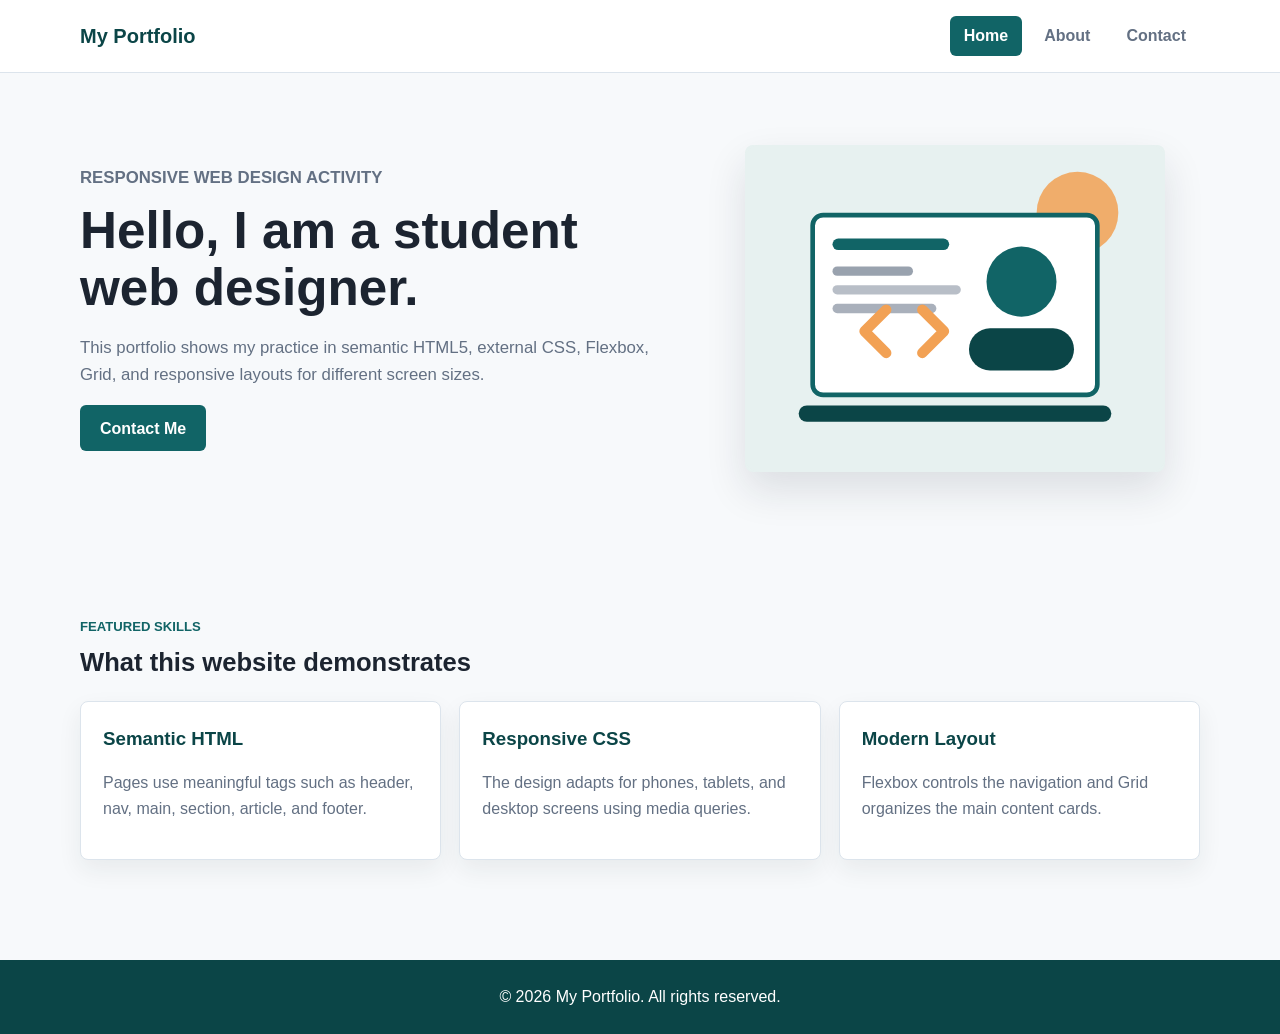
<file: index.html>
﻿<!DOCTYPE html>
<html lang="en">
<head>
  <meta charset="UTF-8">
  <meta name="viewport" content="width=device-width, initial-scale=1.0">
  <title>My Portfolio | Home</title>
  <link rel="stylesheet" href="assets/css/style.css">
</head>
<body>
  <header class="site-header">
    <nav class="navbar" aria-label="Main navigation">
      <a class="logo" href="index.html">My Portfolio</a>
      <ul class="nav-links">
        <li><a class="active" href="index.html">Home</a></li>
        <li><a href="about.html">About</a></li>
        <li><a href="contact.html">Contact</a></li>
      </ul>
    </nav>
  </header>

  <main>
    <section class="hero section-padding">
      <div class="hero-text">
        <p class="eyebrow">Responsive Web Design Activity</p>
        <h1>Hello, I am a student web designer.</h1>
        <p>
          This portfolio shows my practice in semantic HTML5, external CSS,
          Flexbox, Grid, and responsive layouts for different screen sizes.
        </p>
        <a class="button" href="contact.html">Contact Me</a>
      </div>
      <img class="profile-image" src="assets/images/profile-placeholder.svg" alt="Illustration of a student working on a website">
    </section>

    <section class="section-padding highlights" aria-labelledby="highlights-title">
      <div class="section-heading">
        <p class="eyebrow">Featured Skills</p>
        <h2 id="highlights-title">What this website demonstrates</h2>
      </div>
      <div class="card-grid">
        <article class="card">
          <h3>Semantic HTML</h3>
          <p>Pages use meaningful tags such as header, nav, main, section, article, and footer.</p>
        </article>
        <article class="card">
          <h3>Responsive CSS</h3>
          <p>The design adapts for phones, tablets, and desktop screens using media queries.</p>
        </article>
        <article class="card">
          <h3>Modern Layout</h3>
          <p>Flexbox controls the navigation and Grid organizes the main content cards.</p>
        </article>
      </div>
    </section>
  </main>

  <footer class="site-footer">
    <p>&copy; 2026 My Portfolio. All rights reserved.</p>
  </footer>
</body>
</html>
</file>
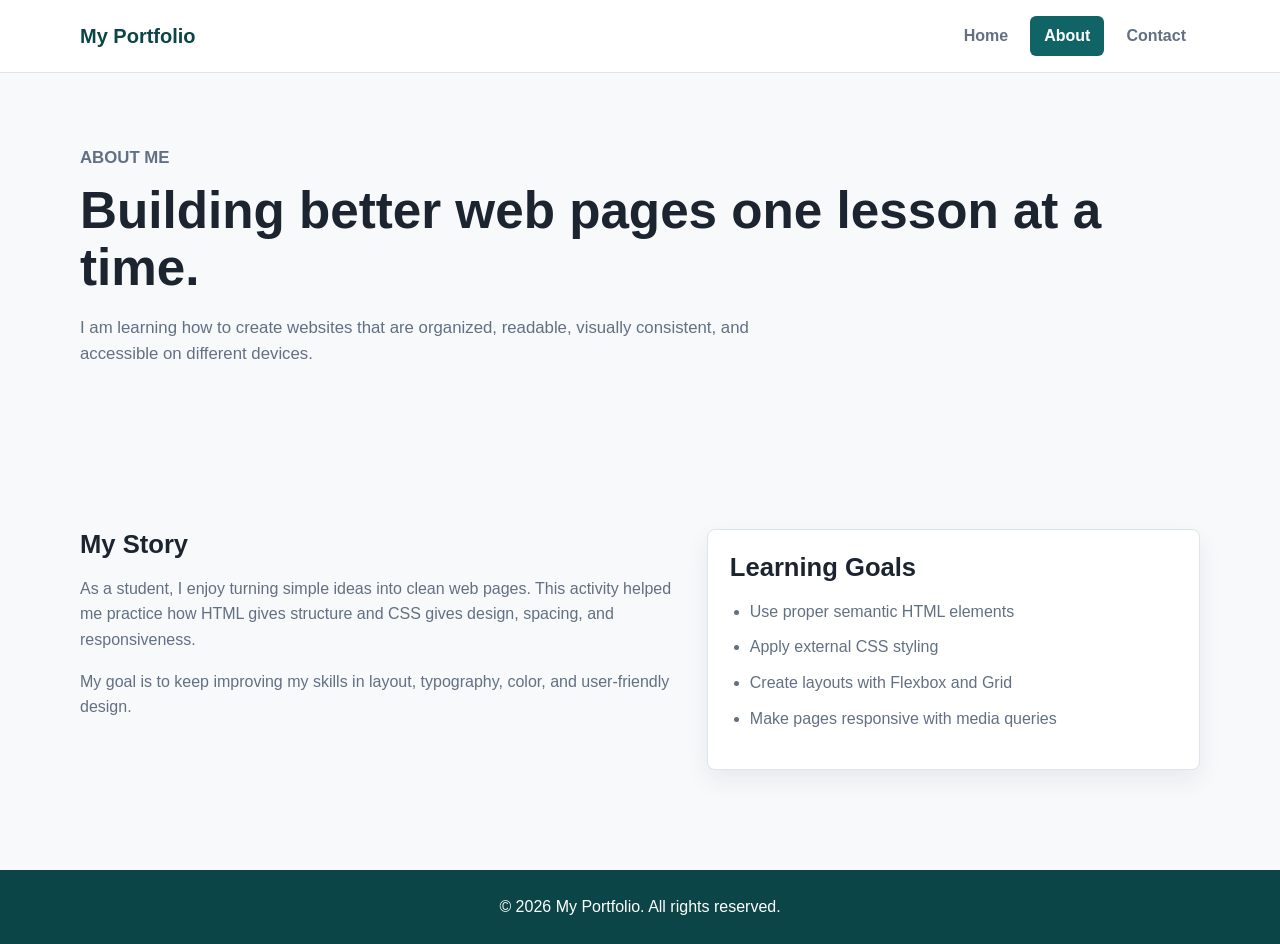
<file: about.html>
﻿<!DOCTYPE html>
<html lang="en">
<head>
  <meta charset="UTF-8">
  <meta name="viewport" content="width=device-width, initial-scale=1.0">
  <title>My Portfolio | About</title>
  <link rel="stylesheet" href="assets/css/style.css">
</head>
<body>
  <header class="site-header">
    <nav class="navbar" aria-label="Main navigation">
      <a class="logo" href="index.html">My Portfolio</a>
      <ul class="nav-links">
        <li><a href="index.html">Home</a></li>
        <li><a class="active" href="about.html">About</a></li>
        <li><a href="contact.html">Contact</a></li>
      </ul>
    </nav>
  </header>

  <main>
    <section class="page-title section-padding">
      <p class="eyebrow">About Me</p>
      <h1>Building better web pages one lesson at a time.</h1>
      <p>
        I am learning how to create websites that are organized, readable,
        visually consistent, and accessible on different devices.
      </p>
    </section>

    <section class="section-padding two-column" aria-labelledby="story-title">
      <article>
        <h2 id="story-title">My Story</h2>
        <p>
          As a student, I enjoy turning simple ideas into clean web pages.
          This activity helped me practice how HTML gives structure and CSS
          gives design, spacing, and responsiveness.
        </p>
        <p>
          My goal is to keep improving my skills in layout, typography,
          color, and user-friendly design.
        </p>
      </article>

      <aside class="info-panel" aria-label="Learning goals">
        <h2>Learning Goals</h2>
        <ul class="check-list">
          <li>Use proper semantic HTML elements</li>
          <li>Apply external CSS styling</li>
          <li>Create layouts with Flexbox and Grid</li>
          <li>Make pages responsive with media queries</li>
        </ul>
      </aside>
    </section>
  </main>

  <footer class="site-footer">
    <p>&copy; 2026 My Portfolio. All rights reserved.</p>
  </footer>
</body>
</html>
</file>
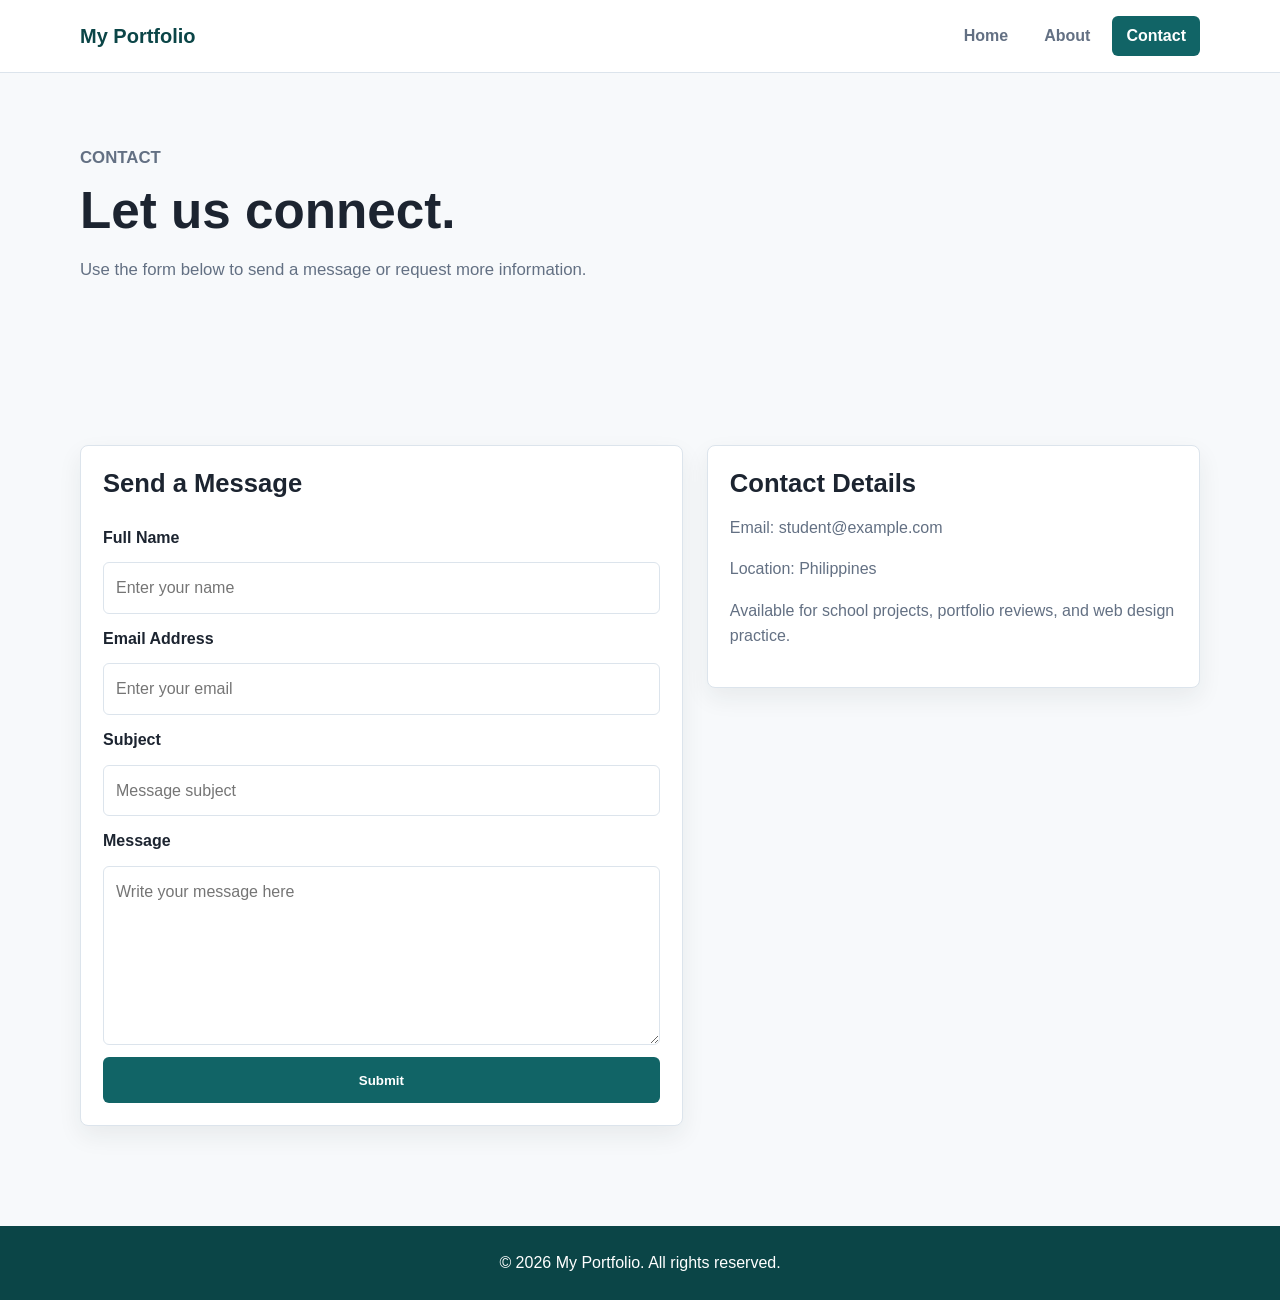
<file: contact.html>
﻿<!DOCTYPE html>
<html lang="en">
<head>
  <meta charset="UTF-8">
  <meta name="viewport" content="width=device-width, initial-scale=1.0">
  <title>My Portfolio | Contact</title>
  <link rel="stylesheet" href="assets/css/style.css">
</head>
<body>
  <header class="site-header">
    <nav class="navbar" aria-label="Main navigation">
      <a class="logo" href="index.html">My Portfolio</a>
      <ul class="nav-links">
        <li><a href="index.html">Home</a></li>
        <li><a href="about.html">About</a></li>
        <li><a class="active" href="contact.html">Contact</a></li>
      </ul>
    </nav>
  </header>

  <main>
    <section class="page-title section-padding">
      <p class="eyebrow">Contact</p>
      <h1>Let us connect.</h1>
      <p>Use the form below to send a message or request more information.</p>
    </section>

    <section class="section-padding contact-layout" aria-labelledby="contact-title">
      <form class="contact-form" action="#" method="post">
        <h2 id="contact-title">Send a Message</h2>
        <label for="name">Full Name</label>
        <input type="text" id="name" name="name" placeholder="Enter your name" required>

        <label for="email">Email Address</label>
        <input type="email" id="email" name="email" placeholder="Enter your email" required>

        <label for="subject">Subject</label>
        <input type="text" id="subject" name="subject" placeholder="Message subject" required>

        <label for="message">Message</label>
        <textarea id="message" name="message" rows="6" placeholder="Write your message here" required></textarea>

        <button class="button" type="submit">Submit</button>
      </form>

      <aside class="info-panel" aria-label="Contact information">
        <h2>Contact Details</h2>
        <p>Email: student@example.com</p>
        <p>Location: Philippines</p>
        <p>Available for school projects, portfolio reviews, and web design practice.</p>
      </aside>
    </section>
  </main>

  <footer class="site-footer">
    <p>&copy; 2026 My Portfolio. All rights reserved.</p>
  </footer>
</body>
</html>
</file>
<file: assets/css/style.css>
﻿:root {
  --bg: #f7f9fb;
  --surface: #ffffff;
  --text: #1c2430;
  --muted: #637083;
  --primary: #116466;
  --primary-dark: #0b4547;
  --accent: #f2a154;
  --border: #dce4ec;
  --shadow: 0 18px 40px rgba(28, 36, 48, 0.12);
}

* {
  box-sizing: border-box;
}

body {
  margin: 0;
  font-family: Arial, Helvetica, sans-serif;
  line-height: 1.6;
  color: var(--text);
  background: var(--bg);
}

img {
  max-width: 100%;
  display: block;
}

a {
  color: inherit;
  text-decoration: none;
}

.site-header {
  background: var(--surface);
  border-bottom: 1px solid var(--border);
  position: sticky;
  top: 0;
  z-index: 10;
}

.navbar {
  width: min(1120px, calc(100% - 32px));
  margin: 0 auto;
  min-height: 72px;
  display: flex;
  flex-direction: column;
  justify-content: center;
  gap: 12px;
  padding: 14px 0;
}

.logo {
  font-size: 1.25rem;
  font-weight: 700;
  color: var(--primary-dark);
}

.nav-links {
  list-style: none;
  display: flex;
  flex-wrap: wrap;
  gap: 8px;
  padding: 0;
  margin: 0;
}

.nav-links a {
  display: inline-flex;
  align-items: center;
  min-height: 40px;
  padding: 0 14px;
  border-radius: 6px;
  color: var(--muted);
  font-weight: 700;
}

.nav-links a:hover,
.nav-links a.active {
  background: var(--primary);
  color: #ffffff;
}

.section-padding {
  width: min(1120px, calc(100% - 32px));
  margin: 0 auto;
  padding: 56px 0;
}

.hero {
  display: grid;
  gap: 32px;
  align-items: center;
}

.hero-text h1,
.page-title h1 {
  margin: 0 0 18px;
  font-size: 2.35rem;
  line-height: 1.12;
}

.hero-text p,
.page-title p {
  max-width: 680px;
  color: var(--muted);
  font-size: 1.05rem;
}

.eyebrow {
  margin: 0 0 10px;
  color: var(--primary);
  font-weight: 700;
  text-transform: uppercase;
  font-size: 0.82rem;
}

.button {
  display: inline-flex;
  align-items: center;
  justify-content: center;
  min-height: 46px;
  padding: 0 20px;
  border: 0;
  border-radius: 6px;
  background: var(--primary);
  color: #ffffff;
  font-weight: 700;
  cursor: pointer;
}

.button:hover {
  background: var(--primary-dark);
}

.profile-image {
  width: min(420px, 100%);
  justify-self: center;
  border-radius: 8px;
  box-shadow: var(--shadow);
  background: #e7f1f0;
}

.section-heading {
  margin-bottom: 24px;
}

.section-heading h2,
.two-column h2,
.info-panel h2,
.contact-form h2 {
  margin: 0 0 14px;
  font-size: 1.6rem;
  line-height: 1.2;
}

.card-grid {
  display: grid;
  gap: 18px;
}

.card,
.info-panel,
.contact-form {
  background: var(--surface);
  border: 1px solid var(--border);
  border-radius: 8px;
  padding: 22px;
  box-shadow: 0 10px 24px rgba(28, 36, 48, 0.07);
}

.card h3 {
  margin: 0 0 8px;
  color: var(--primary-dark);
}

.card p,
.two-column p,
.info-panel p {
  color: var(--muted);
}

.page-title {
  padding-bottom: 24px;
}

.two-column,
.contact-layout {
  display: grid;
  gap: 24px;
  align-items: start;
}

.check-list {
  padding-left: 20px;
  color: var(--muted);
}

.check-list li {
  margin-bottom: 10px;
}

.contact-form {
  display: grid;
  gap: 12px;
}

.contact-form label {
  font-weight: 700;
}

.contact-form input,
.contact-form textarea {
  width: 100%;
  border: 1px solid var(--border);
  border-radius: 6px;
  padding: 12px;
  font: inherit;
  color: var(--text);
  background: #ffffff;
}

.contact-form input:focus,
.contact-form textarea:focus {
  outline: 3px solid rgba(17, 100, 102, 0.2);
  border-color: var(--primary);
}

.site-footer {
  margin-top: 28px;
  padding: 24px 16px;
  text-align: center;
  color: #ffffff;
  background: var(--primary-dark);
}

.site-footer p {
  margin: 0;
}

@media (min-width: 600px) {
  .navbar {
    flex-direction: row;
    align-items: center;
    justify-content: space-between;
  }

  .card-grid {
    grid-template-columns: repeat(3, 1fr);
  }
}

@media (min-width: 768px) {
  .hero,
  .two-column,
  .contact-layout {
    grid-template-columns: 1.1fr 0.9fr;
  }

  .hero-text h1,
  .page-title h1 {
    font-size: 3.2rem;
  }

  .section-padding {
    padding-top: 72px;
    padding-bottom: 72px;
  }
}

@media (max-width: 599px) {
  body {
    background: #eef7f6;
  }

  .nav-links {
    width: 100%;
  }

  .nav-links li {
    flex: 1 1 30%;
  }

  .nav-links a {
    width: 100%;
    justify-content: center;
  }

  .hero-text h1,
  .page-title h1 {
    font-size: 2rem;
  }
}
</file>
